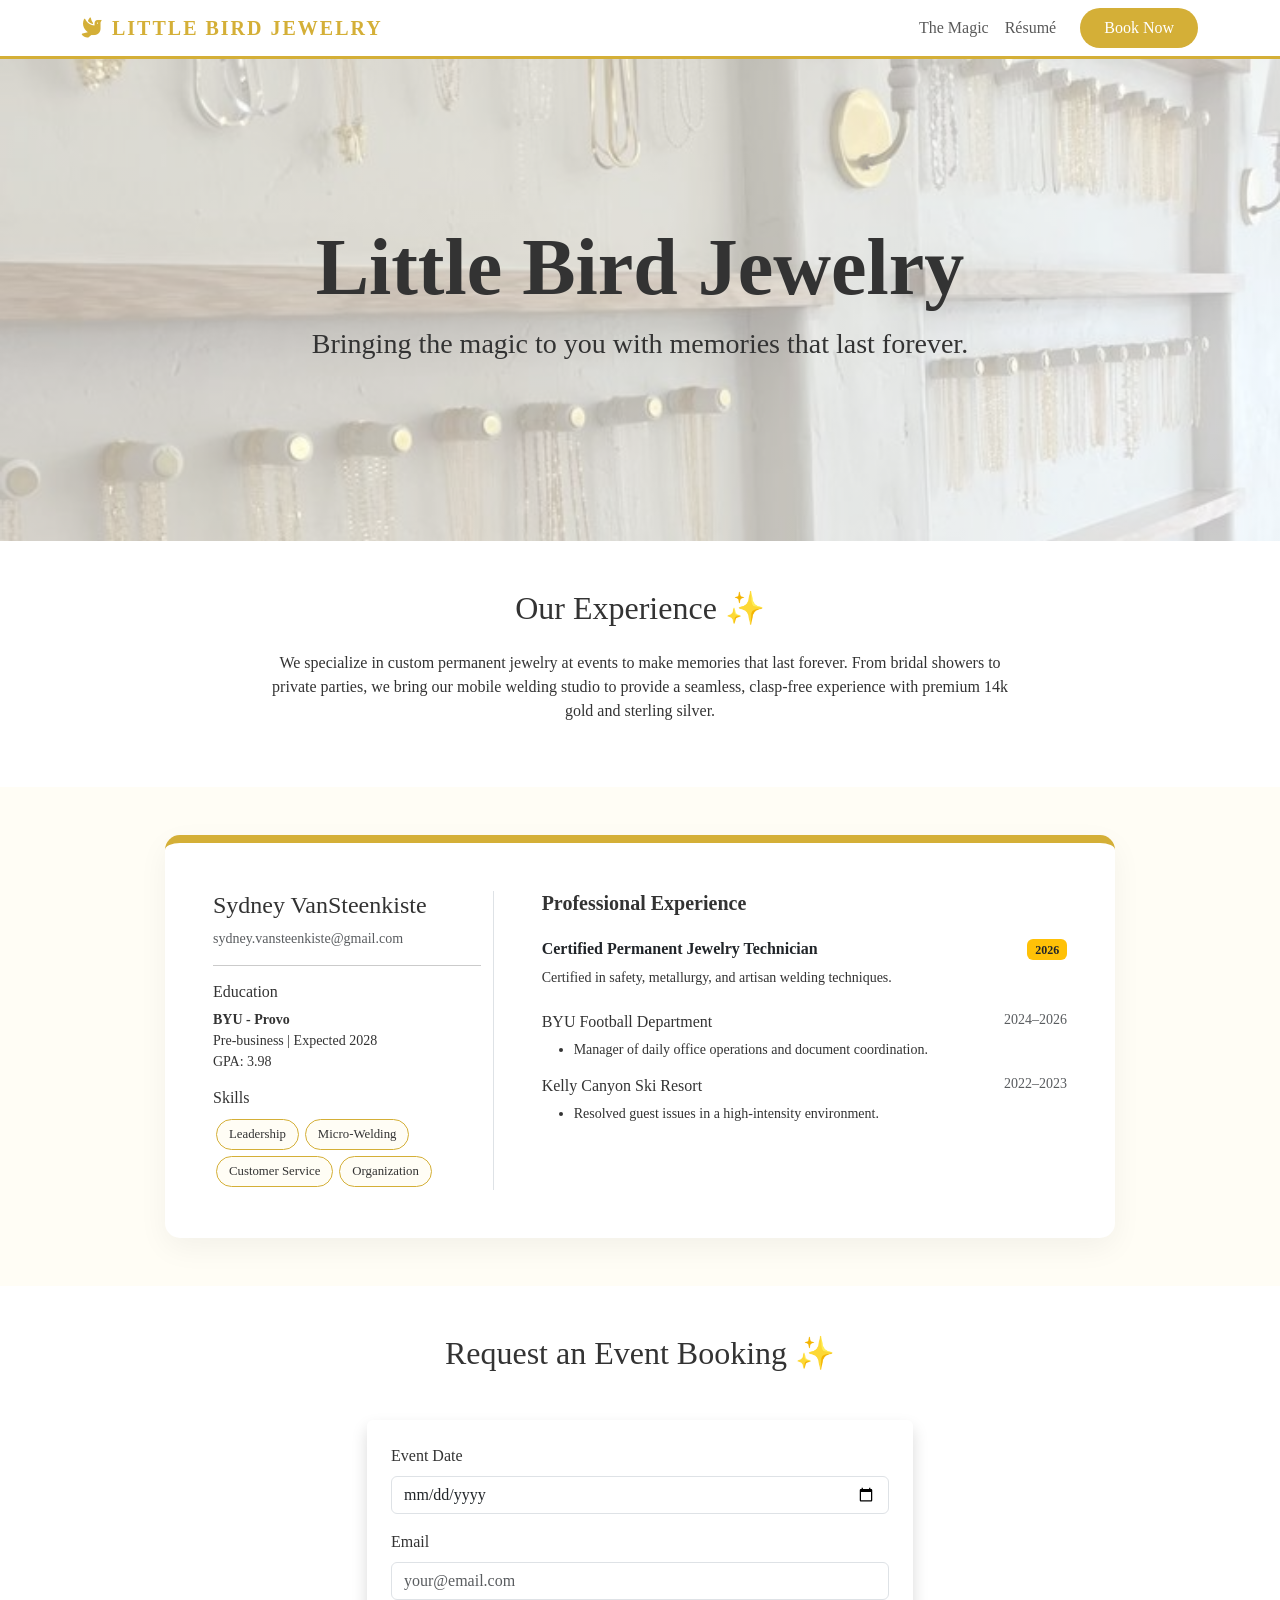
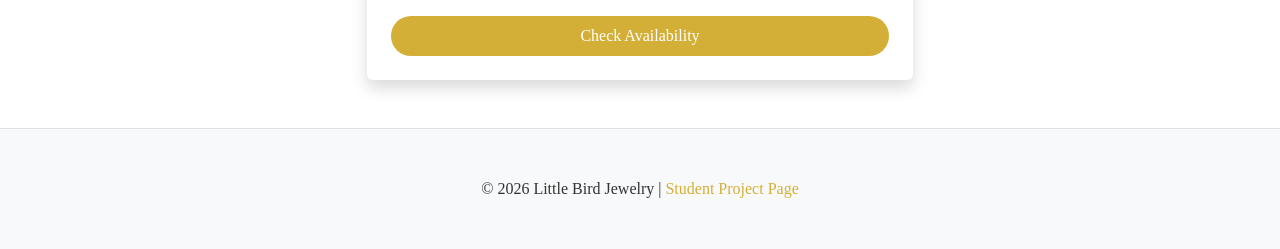
<file: index.html>
<!DOCTYPE html>
<html lang="en">
<head>
    <meta charset="UTF-8">
    <meta name="viewport" content="width=device-width, initial-scale=1.0">
    <title>Little Bird Jewelry | Permanent Jewelry</title>
    <link href="https://cdn.jsdelivr.net/npm/bootstrap@5.3.0/dist/css/bootstrap.min.css" rel="stylesheet">
    <link rel="stylesheet" href="https://cdnjs.cloudflare.com/ajax/libs/font-awesome/6.0.0/css/all.min.css">
    <style>
        :root { --gold: #D4AF37; --white: #ffffff; --cream: #fffdf5; }
        body { font-family: 'Georgia', serif; color: #333; overflow-x: hidden; }
        
        /* Hero Section with local image */
        .hero-section { 
            padding: 160px 0; 
            background: linear-gradient(rgba(255,255,255,0.6), rgba(255,255,255,0.6)), 
                        url('gold-chain.jpg'); 
            background-size: cover; 
            background-position: center;
            background-attachment: fixed;
        }

        .navbar { border-bottom: 3px solid var(--gold); }
        .navbar-brand { color: var(--gold) !important; font-weight: bold; letter-spacing: 2px; }
        .btn-gold { background-color: var(--gold); color: white; border-radius: 50px; border: none; transition: 0.3s; }
        .btn-gold:hover { background-color: #b8952e; color: white; transform: scale(1.05); }
        
        .resume-card { border: none; border-top: 8px solid var(--gold); border-radius: 15px; box-shadow: 0 10px 30px rgba(0,0,0,0.05); }
        .skill-badge { background: var(--cream); border: 1px solid var(--gold); padding: 5px 12px; border-radius: 20px; font-size: 0.8rem; margin: 3px; display: inline-block; }
        
        h2::after { content: " ✨"; color: var(--gold); }
        footer a { color: var(--gold); text-decoration: none; }
    </style>
</head>
<body>

<nav class="navbar navbar-expand-lg navbar-light bg-white sticky-top">
    <div class="container">
        <a class="navbar-brand" href="#"><i class="fas fa-dove me-2"></i>LITTLE BIRD JEWELRY</a>
        <div class="collapse navbar-collapse" id="navbarNav">
            <ul class="navbar-nav ms-auto">
                <li class="nav-item"><a class="nav-link" href="#about">The Magic</a></li>
                <li class="nav-item"><a class="nav-link" href="#resume">Résumé</a></li>
                <li class="nav-item"><a class="nav-link btn btn-gold ms-lg-3 px-4" href="#book-section">Book Now</a></li>
            </ul>
        </div>
    </div>
</nav>

<header class="hero-section text-center">
    <div class="container">
        <h1 class="display-1 fw-bold">Little Bird Jewelry</h1>
        <p class="lead fs-3">Bringing the magic to you with memories that last forever.</p>
    </div>
</header>

<section id="about" class="py-5 bg-white text-center">
    <div class="container">
        <div class="row justify-content-center">
            <div class="col-md-8">
                <h2 class="mb-4">Our Experience</h2>
                <p>We specialize in custom permanent jewelry at events to make memories that last forever. From bridal showers to private parties, we bring our mobile welding studio to provide a seamless, clasp-free experience with premium 14k gold and sterling silver.</p>
            </div>
        </div>
    </div>
</section>

<section id="resume" class="py-5" style="background-color: var(--cream);">
    <div class="container">
        <div class="row justify-content-center">
            <div class="col-md-10 bg-white p-5 resume-card">
                <div class="row">
                    <div class="col-md-4 border-end text-center text-md-start">
                        <h4 class="text-gold">Sydney VanSteenkiste</h4>
                        <p class="text-muted small">sydney.vansteenkiste@gmail.com</p>
                        <hr>
                        <h6>Education</h6>
                        <p class="small"><strong>BYU - Provo</strong><br>Pre-business | Expected 2028<br>GPA: 3.98</p>
                        <h6>Skills</h6>
                        <div class="d-flex flex-wrap justify-content-center justify-content-md-start">
                            <span class="skill-badge">Leadership</span>
                            <span class="skill-badge">Micro-Welding</span>
                            <span class="skill-badge">Customer Service</span>
                            <span class="skill-badge">Organization</span>
                        </div>
                    </div>
                    <div class="col-md-8 ps-md-5">
                        <h5 class="fw-bold mb-4">Professional Experience</h5>
                        <div class="mb-4">
                            <h6 class="fw-bold text-dark">Certified Permanent Jewelry Technician <span class="float-end badge bg-warning text-dark">2026</span></h6>
                            <p class="small">Certified in safety, metallurgy, and artisan welding techniques.</p>
                        </div>
                        <div class="mb-3">
                            <h6>BYU Football Department <span class="float-end text-muted small">2024–2026</span></h6>
                            <ul class="small">
                                <li>Manager of daily office operations and document coordination.</li>
                            </ul>
                        </div>
                        <div class="mb-3">
                            <h6>Kelly Canyon Ski Resort <span class="float-end text-muted small">2022–2023</span></h6>
                            <ul class="small">
                                <li>Resolved guest issues in a high-intensity environment.</li>
                            </ul>
                        </div>
                    </div>
                </div>
            </div>
        </div>
    </div>
</section>

<section id="book-section" class="py-5 bg-white">
    <div class="container text-center">
        <h2 class="mb-5">Request an Event Booking</h2>
        <div class="row justify-content-center">
            <div class="col-md-6">
                <form class="text-start shadow p-4 rounded">
                    <div class="mb-3"><label class="form-label">Event Date</label><input type="date" class="form-control"></div>
                    <div class="mb-3"><label class="form-label">Email</label><input type="email" class="form-control" placeholder="your@email.com"></div>
                    <button type="submit" class="btn btn-gold w-100 py-2">Check Availability</button>
                </form>
            </div>
        </div>
    </div>
</section>

<footer class="py-5 border-top text-center bg-light">
    <p class="mb-0">&copy; 2026 Little Bird Jewelry | <a href="scratch.html">Student Project Page</a></p>
</footer>

<script src="https://cdn.jsdelivr.net/npm/bootstrap@5.3.0/dist/js/bootstrap.bundle.min.js"></script>
</body>
</html>
</file>
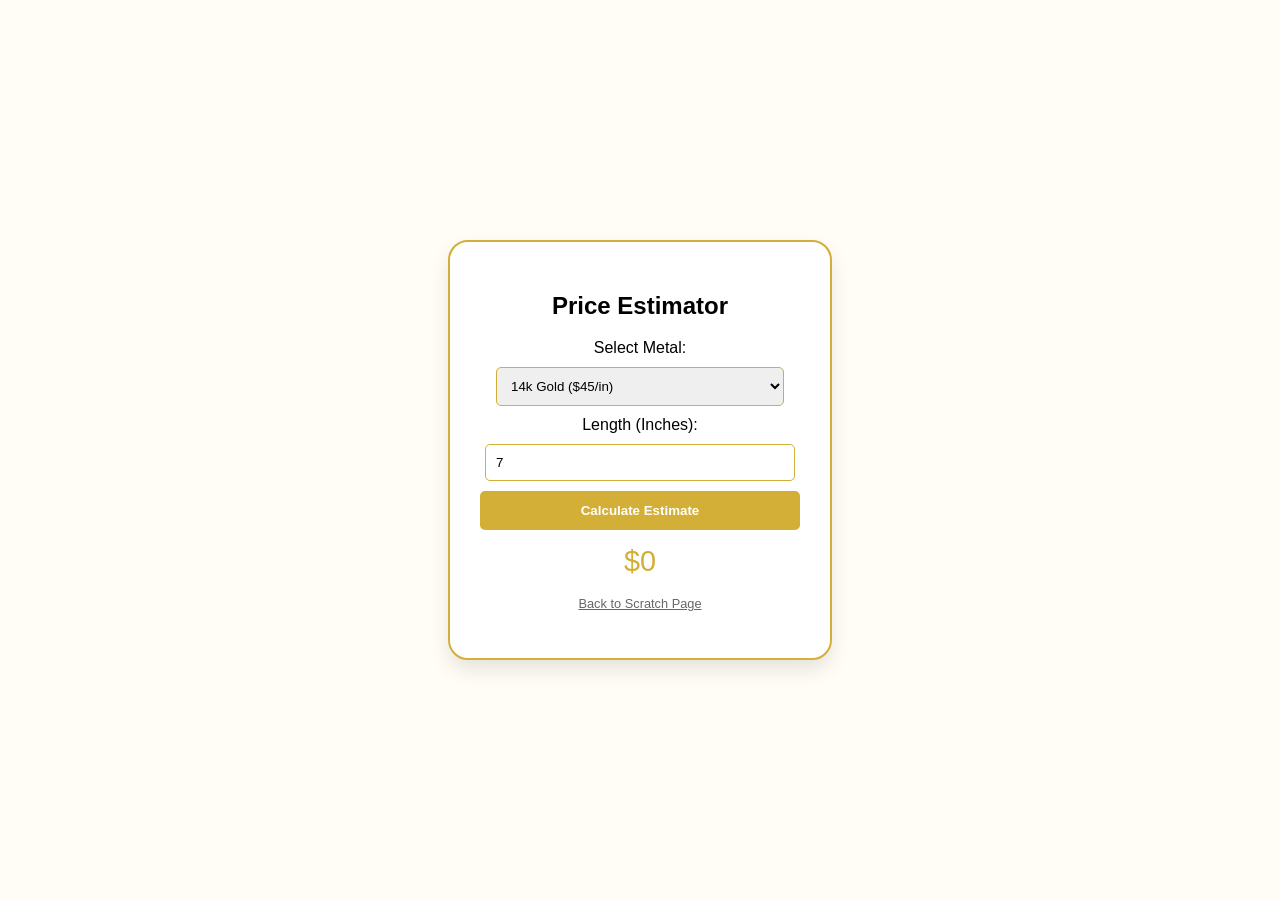
<file: app.html>
<!DOCTYPE html>
<html>
<head>
    <title>Little Bird Price Estimator</title>
    <style>
        body { font-family: sans-serif; background: #fffdf5; display: flex; align-items: center; justify-content: center; height: 100vh; margin: 0; }
        .app-box { background: white; padding: 30px; border-radius: 20px; border: 2px solid #D4AF37; box-shadow: 0 10px 20px rgba(0,0,0,0.1); width: 320px; text-align: center; }
        select, input { width: 90%; padding: 10px; margin: 10px 0; border: 1px solid #D4AF37; border-radius: 5px; }
        button { background: #D4AF37; color: white; border: none; padding: 12px 20px; border-radius: 5px; cursor: pointer; width: 100%; font-weight: bold; }
        #total-display { font-size: 1.8em; color: #D4AF37; margin-top: 15px; }
    </style>
</head>
<body>

    <div class="app-box">
        <h2>Price Estimator</h2>
        <label>Select Metal:</label>
        <select id="metal">
            <option value="45">14k Gold ($45/in)</option>
            <option value="15">Sterling Silver ($15/in)</option>
            <option value="25">Gold Filled ($25/in)</option>
        </select>
        
        <label>Length (Inches):</label>
        <input type="number" id="length" value="7">
        
        <button onclick="calc()">Calculate Estimate</button>
        <div id="total-display">$0</div>
        <p><a href="scratch.html" style="color: #666; font-size: 0.8em;">Back to Scratch Page</a></p>
    </div>

    <script>
        function calc() {
            const price = document.getElementById('metal').value;
            const len = document.getElementById('length').value;
            document.getElementById('total-display').innerText = "$" + (price * len);
        }
    </script>
</body>
</html>
</file>
